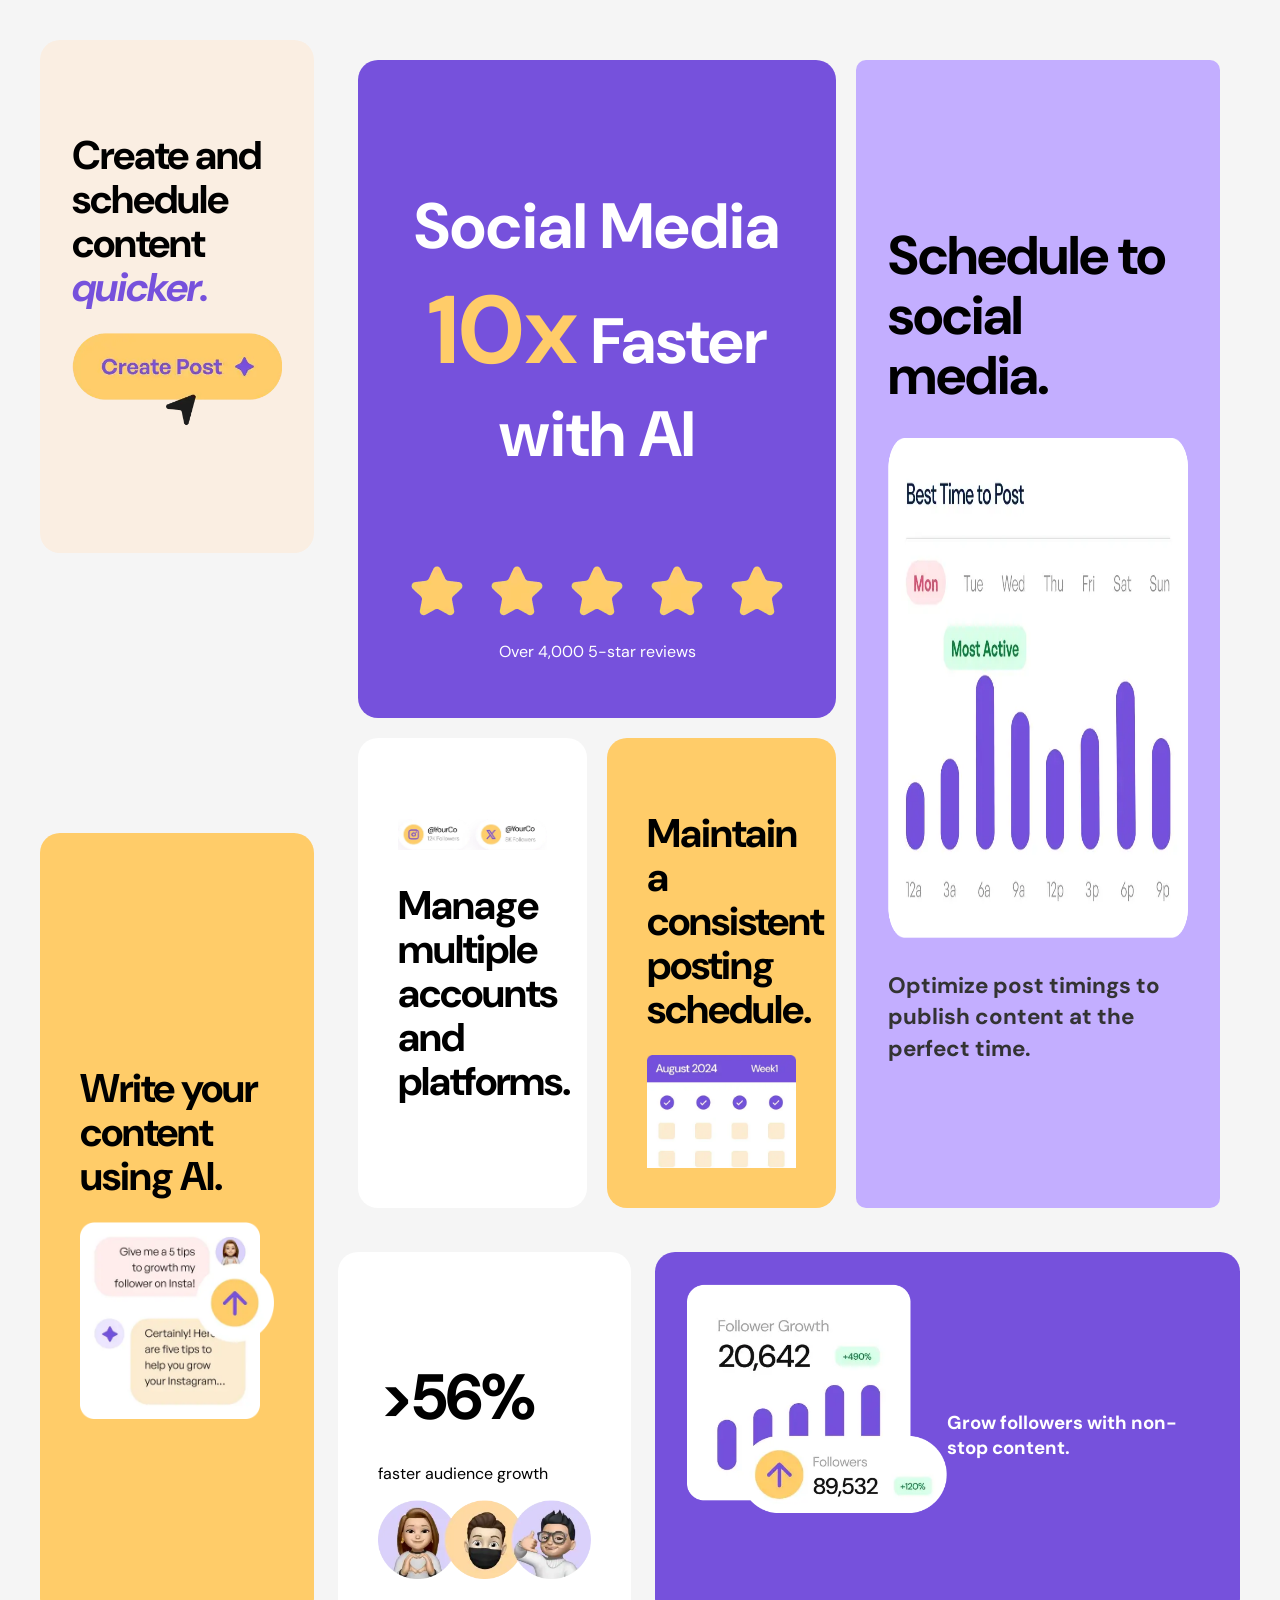
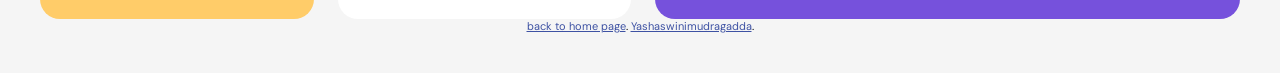
<file: index.html>
<!DOCTYPE html>
<html lang="en">
<head>
  <meta charset="UTF-8">
  <meta name="viewport" content="width=device-width, initial-scale=1.0"> <!-- displays site properly based on user's device -->

  <link rel="icon" type="image/png" sizes="32x32" href="./assets/images/favicon-32x32.png">
  
  <title>Frontend Mentor | Bento grid</title>

  <!-- Feel free to remove these styles or customise in your own stylesheet 👍 -->
  <style>

  @import url('https://fonts.googleapis.com/css2?family=DM+Sans:ital,opsz,wght@0,9..40,100..1000;1,9..40,100..1000&display=swap');
  
  body{
    background-color: #f5f5f5;
    padding: 2rem;
    font-family: 'DM Sans',sans-serif;
  }
  main{
    display:grid;
    grid-template-columns: 0.7fr 2.3fr;
    gap:1.5rem;
    max-width: 1400px;
    margin:0 auto;
    background-color: var(--bg);
    align-items: stretch;
  }
    :root{
    --purple-main:#7651DC;
    --grey-side:#C3AEFF;
    --orange-box:#FFCC69;
    --pink:#FAEEE2;
    --white:#ffff;
    --back:#0000;
    --bg:#F5F5F5;
    }
    /*------------bento-grid-------------*/
    /*------------grid-column-----------*/
    /* The container */
.col-left {
  display: flex;
  flex-direction: column;
  gap: 5px;
  justify-content: space-between;
}




/* Common Card Styling */
.card {
  padding: 2.5rem; /* Slightly reduced for better balance */
  display: flex;
  flex-direction: column;
  justify-content: center;
  border-radius: 20px; /* Optional: adds a modern feel */
  overflow: hidden;
}

.card h2 {
  font-size: 2.5rem;
  line-height: 1.1;
  margin-bottom: 1.5rem;
  letter-spacing: -1px;
}

.card img {
  max-width: 100%;
  height: auto;
  align-self: flex-start; /* Keeps the illustration from stretching */
}

/* Theme Specifics */
.card-create-post {
  background-color: #FAEEE2;
  padding: 60px 32px;
  padding-bottom: 120px;
}

.card-ai-prompt {
padding-block: 200px;
  background-color: var(--orange-box);
}

.card-hero {
  background-color: var(--purple-main);
  margin-bottom: 20px;
}

.grid-sidebox {
  display: grid;
  grid-template-columns: 2fr 1fr; /* Adjust ratios as needed */
  gap: 20px;
  padding: 20px;
}
.grid-two-side {
  display: grid;
  grid-template-columns: 1fr 1fr;
  gap: 20px;
}

.col-right {
  display: flex;
  flex-direction: column;
  gap: 20px;
  border-radius: 10px;
  background-color: var(--grey-side);
}

.card-scheduler {
  padding: 3rem 2rem; /* More padding on top/bottom for a "tall" card */
  border-radius: 20px;
  display: flex;
  flex-direction: column;
  height: 100%; /* If this is in a grid, it will stretch to match the left side */
}

.card-scheduler h2 {
  font-size: 3.4rem;
  line-height: 1.1;
  margin-bottom: 2rem;
  letter-spacing: -1px;
}

.card-scheduler img {
  width: 100%;
  max-width: 350px;
  height: auto;
  align-self: center; /* Centers the illustration horizontally */
}

.card-scheduler h3 {
  font-size: 1.4rem;
  line-height: 1.4;
  font-weight: 500;
  margin-top: 2rem;
  color: #333; /* Slightly softer than pure black */
}
.lower-grid {
  display: grid;
  grid-template-columns: 1fr 2fr; /* The growth stats get 1 part, the CTA gets 2 parts */
  gap: 1.5rem;
  margin-top: 1.5rem; /* Matches the gap of the parent grid */
}

/* Handling the ">56%" card */
.card-growth-stats h1 {
  letter-spacing: -3px; /* Makes large numbers look modern and tight */
  margin-bottom: 0.5rem;
}

/* Handling the "Grow followers" card */
.card-follower-growth {
  display: flex;
  flex-direction: row; /* Aligns image and text side-by-side */
  align-items: center;
  padding: 2rem;
}

.card-follower-growth img {
  max-width: 50%; /* Prevents the image from crowding the text */
}


/* Mobile Responsive Breakpoint */
@media (max-width: 768px) {
  /* 1. Reset the main container */
  main.bento-grid {
    grid-template-columns: 1fr;
    padding: 1rem;
  }

  /* 2. Reset all internal grids to single columns */
  .grid-sidebox, 
  .grid-two-side, 
  .lower-grid {
    grid-template-columns: 1fr !important;
    padding: 0;
  }

  /* 3. Ensure the left column (which was a sidebar) 
        takes its natural place in the flow */
  .col-left {
    order: 2; /* Moves Create Post/AI cards below the Hero if desired */
  }

  /* 4. Adjust card padding for smaller screens */
  .card {
    padding: 1.5rem;
  }

  /* 5. Clean up the massive vertical padding you set for desktop */
  .card-create-post,
  .card-ai-prompt {
    padding-block: 2rem;
    padding-bottom: 2rem;
  }

  /* 6. Fix font sizes so they don't overflow small screens */
  .card h2, .card-hero h1 {
    font-size: 2rem !important;
  }
}
    .attribution { font-size: 11px; text-align: center; }
    .attribution a { color: hsl(228, 45%, 44%); }
  </style>
</head>
<body>
  <main class="bento-grid">
  <section class="grid-column col-left">
    <div class="card card-create-post">
       <h2>Create and schedule content <em style="color:var(--purple-main);">quicker.</em></h2>
       <img src="assets/images/illustration-create-post.webp" alt="Create post illustration">
    </div>
    <div class="card card-ai-prompt">
      <h2>Write your content using AI.</h2>
      <img src="assets/images/illustration-ai-content.webp" alt="AI content illustration">
    </div>
  </section>

  <section class="grid-right-side">
<section  class="grid-sidebox">
  <section class="grid-column col-center" >
    <div class="card card-hero" style="text-align: center;">
      <h1 style="center;color: var(--white); font-size: 4rem;">Social Media <span style="font-size:6rem;color:var(--orange-box)">10x</span> Faster with AI</h1>
      <img style="align-self: center;"src="assets/images/illustration-five-stars.webp" alt="Five stars">
      <p style="color:var(--white)">Over 4,000 5-star reviews</p>
    </div>

  <section class="grid-two-side">
  <div class="card card-platforms" style="background-color: #fff;">
    <img src="assets/images/illustration-multiple-platforms.webp" alt="Platforms">
    <h2>Manage multiple accounts and platforms.</h2>
  </div>

  <div class="card card-consistency" style="background-color: var(--orange-box);">
    <h2>Maintain a consistent posting schedule.</h2>
    <img src="assets/images/illustration-consistent-schedule.webp" alt="Consistency">
  </div>
</section>


  </section>
  <section class="grid-column col-right" >
    <div class="card card-scheduler">
      <h2>Schedule to social media.</h2>
      <img style="height:500px; width:300px;"src="assets/images/illustration-schedule-posts.webp" alt="Schedule posts">
      <h3><strong>Optimize post timings to publish content at the perfect time.</strong></h3>
    </div> 
  </section>

  </section>
  <section class="lower-grid">
    <div class="card card-growth-stats" style="background-color: var(--white);">
      <h1 style="font-size: 4rem;">>56%</h1>
      <p>faster audience growth</p>
      <img src="assets/images/illustration-audience-growth.webp" alt="Audience growth chart">
    </div>
    <div  style="background-color:var(--purple-main); color:var(--white);"class="card card-follower-growth">
      <img src="assets/images/illustration-grow-followers.webp" alt="Grow followers">
      <h1>Grow followers with non-stop content.</h1>
    </div>
</section>
</section>
</main>
  
  <div class="attribution">
  <a href="/index.html">back to home page</a>. 
  <a href="#">Yashaswinimudragadda</a>.
  </div>
</body>
</html>
</file>
